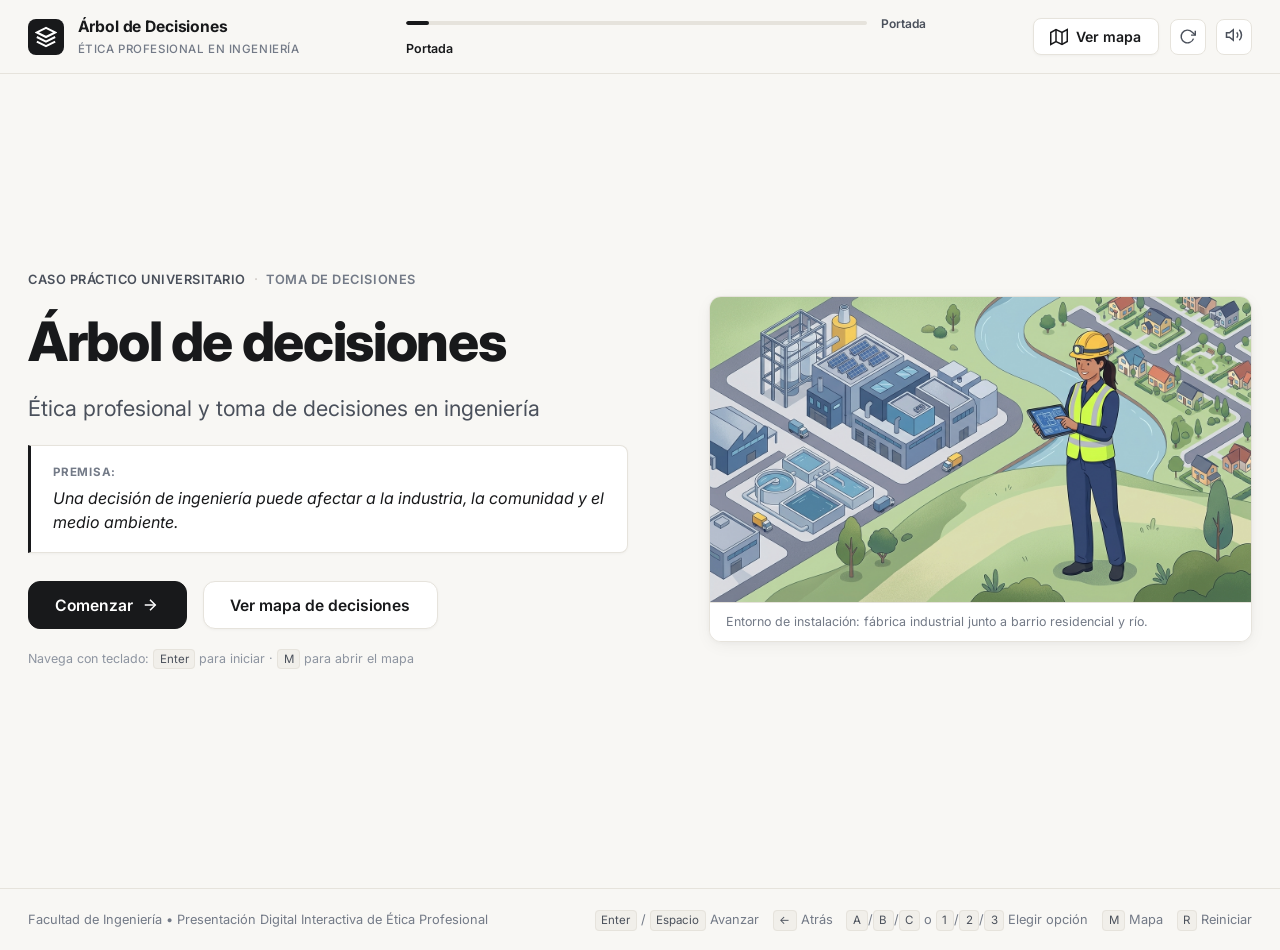
<file: index.html>
<!DOCTYPE html>
<html lang="es">
<head>
  <meta charset="UTF-8">
  <meta name="viewport" content="width=device-width, initial-scale=1.0">
  <title>Árbol de Decisiones : Ética Profesional en Ingeniería</title>
  <meta name="description" content="Simulador interactivo de toma de decisiones y consecuencias éticas en ingeniería industrial y ambiental.">
  
  <!-- Tipografía moderna e industrial -->
  <link rel="preconnect" href="https://fonts.googleapis.com">
  <link rel="preconnect" href="https://fonts.gstatic.com" crossorigin>
  <link href="https://fonts.googleapis.com/css2?family=Inter:wght@400;500;600;700;800;900&display=swap" rel="stylesheet">

  <!-- Estilos modulares -->
  <link rel="stylesheet" href="css/main.css">
  <link rel="stylesheet" href="css/components.css">
  <link rel="stylesheet" href="css/animations.css">
  <link rel="stylesheet" href="css/responsive.css">
</head>
<body>

  <!-- BARRA DE NAVEGACIÓN Y CONTROL SUPERIOR -->
  <header class="app-header" role="banner">
    <div class="header-container">
      
      <!-- Marca y Contexto Académico -->
      <div class="brand-section">
        <div class="brand-logo-badge" aria-hidden="true">
          <svg width="22" height="22" viewBox="0 0 24 24" fill="none" stroke="currentColor" stroke-width="2.2">
            <polygon points="12 2 2 7 12 12 22 7 12 2"></polygon>
            <polyline points="2 17 12 22 22 17"></polyline>
            <polyline points="2 12 12 17 22 12"></polyline>
          </svg>
        </div>
        <div class="brand-info">
          <span class="brand-title">Árbol de Decisiones </span>
          <span class="brand-tag">Ética Profesional en Ingeniería</span>
        </div>
      </div>

      <!-- Barra de Progreso y Migas de Pan -->
      <nav class="nav-center-section" aria-label="Progreso de la sesión">
        <div class="progress-track-wrapper">
          <div class="progress-track" role="progressbar" aria-valuemin="0" aria-valuemax="100" aria-valuenow="5">
            <div id="progress-fill" class="progress-fill-bar"></div>
          </div>
          <span id="progress-step-text" class="progress-step-label">Portada</span>
        </div>
        <div id="breadcrumbs-container" class="breadcrumbs-container" aria-label="Ruta de navegación">
          <!-- Generado dinámicamente -->
        </div>
      </nav>

      <!-- Botones de Acción Global -->
      <div class="header-actions">
        <!-- Botón Mapa de Decisiones -->
        <button id="btn-open-map" class="btn btn-map-highlight" aria-label="Ver mapa de decisiones interactivo (Atajo: tecla M)">
          <svg width="18" height="18" viewBox="0 0 24 24" fill="none" stroke="currentColor" stroke-width="2">
            <polygon points="1 6 1 22 8 18 16 22 23 18 23 2 16 6 8 2 1 6"></polygon>
            <line x1="8" y1="2" x2="8" y2="18"></line>
            <line x1="16" y1="6" x2="16" y2="22"></line>
          </svg>
          <span>Ver mapa</span>
        </button>

        <!-- Botón Atrás -->
        <button id="btn-nav-back" class="btn btn-secondary" style="display: none;" aria-label="Volver al paso anterior">
          <svg width="16" height="16" viewBox="0 0 24 24" fill="none" stroke="currentColor" stroke-width="2">
            <polyline points="15 18 9 12 15 6"></polyline>
          </svg>
          <span>Atrás</span>
        </button>

        <!-- Botón Reiniciar -->
        <button id="btn-nav-restart" class="btn btn-icon-only" aria-label="Reiniciar simulación (Atajo: tecla R)" title="Reiniciar simulación">
          <svg width="17" height="17" viewBox="0 0 24 24" fill="none" stroke="currentColor" stroke-width="2">
            <path d="M23 4v6h-6"></path>
            <path d="M20.49 15a9 9 0 1 1-2.12-9.36L23 10"></path>
          </svg>
        </button>

        <!-- Botón Silenciar / Activar Sonido -->
        <button id="btn-toggle-sound" class="btn btn-icon-only" aria-label="Alternar efectos de sonido" title="Efectos de sonido">
          <span class="sound-state-icon">
            <svg width="18" height="18" viewBox="0 0 24 24" fill="none" stroke="currentColor" stroke-width="2">
              <polygon points="11 5 6 9 2 9 2 15 6 15 11 19 11 5"></polygon>
              <path d="M19.07 4.93a10 10 0 0 1 0 14.14M15.54 8.46a5 5 0 0 1 0 7.07"></path>
            </svg>
          </span>
        </button>
      </div>

    </div>
  </header>

  <!-- CONTENEDOR PRINCIPAL DE PANTALLAS DINÁMICAS -->
  <main class="app-viewport">
    <div id="app-main" role="region" aria-live="polite">
      <!-- El contenido de Portada, Situación, Decisión o Consecuencia se renderiza aquí -->
    </div>
  </main>

  <!-- MODAL INTERACTIVO: MAPA GENERAL DEL ÁRBOL -->
  <div id="map-modal" class="modal-overlay" role="dialog" aria-modal="true" aria-labelledby="modal-map-title">
    <div class="modal-dialog">
      <div class="modal-header">
        <div class="modal-title-row">
          <svg width="22" height="22" viewBox="0 0 24 24" fill="none" stroke="currentColor" stroke-width="2" color="var(--primary-accent)">
            <polygon points="1 6 1 22 8 18 16 22 23 18 23 2 16 6 8 2 1 6"></polygon>
            <line x1="8" y1="2" x2="8" y2="18"></line>
            <line x1="16" y1="6" x2="16" y2="22"></line>
          </svg>
          <h2 id="modal-map-title" class="modal-title">Mapa General del Árbol de Decisiones</h2>
        </div>
        <button id="btn-close-map" class="btn-close-modal" aria-label="Cerrar mapa (Escape)">
          <svg width="20" height="20" viewBox="0 0 24 24" fill="none" stroke="currentColor" stroke-width="2">
            <line x1="18" y1="6" x2="6" y2="18"></line>
            <line x1="6" y1="6" x2="18" y2="18"></line>
          </svg>
        </button>
      </div>
      <div class="modal-body">
        <div id="modal-map-view"></div>
      </div>
    </div>
  </div>

  <!-- PIE DE PÁGINA ACADÉMICO -->
  <footer class="app-footer">
    <div class="footer-container">
      <div class="footer-academic-info">
        <span>Facultad de Ingeniería • Presentación Digital Interactiva de Ética Profesional</span>
      </div>
      <div class="footer-shortcuts" aria-label="Atajos de teclado">
        <span><kbd>Enter</kbd> / <kbd>Espacio</kbd> Avanzar</span>
        <span><kbd>←</kbd> Atrás</span>
        <span><kbd>A</kbd>/<kbd>B</kbd>/<kbd>C</kbd> o <kbd>1</kbd>/<kbd>2</kbd>/<kbd>3</kbd> Elegir opción</span>
        <span><kbd>M</kbd> Mapa</span>
        <span><kbd>R</kbd> Reiniciar</span>
      </div>
    </div>
  </footer>

  <!-- SCRIPTS MODULARES -->
  <script src="js/data.js"></script>
  <script src="js/audio.js"></script>
  <script src="js/tree-map.js"></script>
  <script src="js/app.js"></script>
</body>
</html>
</file>
<file: css/main.css>
/* ==========================================================================
   ÁRBOL DE DECISIONES 1: SISTEMA DE DISEÑO EDITORIAL Y ORGÁNICO
   Estética: Humana, limpia, serena, académica y natural
   ========================================================================== */

:root {
  /* Paleta Orgánica y Editorial */
  --bg-main: #f8f7f4;
  --bg-surface: #ffffff;
  --bg-subtle: #f1efea;
  --bg-card: #ffffff;
  --border-subtle: #e6e3dc;
  --border-hover: #d2ceca;
  --border-focus: #18191b;

  /* Tipografía y Jerarquía */
  --text-primary: #18191b;
  --text-secondary: #4a505b;
  --text-muted: #737a87;
  --text-caption: #8d94a0;
  --font-family: 'Inter', -apple-system, BlinkMacSystemFont, "Segoe UI", Roboto, sans-serif;

  /* Tonos Muted Naturales para Rutas */
  --tint-env: #1b4332;
  --tint-env-bg: #eef5f1;
  --tint-env-border: #b7d5c3;

  --tint-safety: #991b1b;
  --tint-safety-bg: #fdf2f2;
  --tint-safety-border: #f8b4b4;

  --tint-elec: #3730a3;
  --tint-elec-bg: #eef2ff;
  --tint-elec-border: #c7d2fe;

  --tint-damage: #9a3412;
  --tint-damage-bg: #fff7ed;
  --tint-damage-border: #fed7aa;

  --tint-diligence: #854d0e;
  --tint-diligence-bg: #fefce8;
  --tint-diligence-border: #fef08a;

  /* Sombras Naturales y Difusas (Orgánicas, no sintéticas) */
  --shadow-subtle: 0 1px 3px rgba(24, 25, 27, 0.04);
  --shadow-card: 0 4px 18px -2px rgba(24, 25, 27, 0.06), 0 1px 4px rgba(24, 25, 27, 0.03);
  --shadow-hover: 0 10px 28px -4px rgba(24, 25, 27, 0.1), 0 2px 8px rgba(24, 25, 27, 0.04);
  --shadow-modal: 0 24px 60px -12px rgba(24, 25, 27, 0.25);

  /* Radios Cómodos y Suaves */
  --radius-xs: 4px;
  --radius-sm: 8px;
  --radius-md: 12px;
  --radius-lg: 18px;
  --radius-xl: 24px;
}

/* Reset y Base */
*, *::before, *::after {
  box-sizing: border-box;
  margin: 0;
  padding: 0;
}

body {
  font-family: var(--font-family);
  background-color: var(--bg-main);
  color: var(--text-primary);
  min-height: 100vh;
  line-height: 1.65;
  display: flex;
  flex-direction: column;
  overflow-x: hidden;
  -webkit-font-smoothing: antialiased;
}

body.modal-open {
  overflow: hidden;
}

/* Barra Superior Minimalista */
.app-header {
  position: sticky;
  top: 0;
  z-index: 50;
  background: rgba(248, 247, 244, 0.94);
  backdrop-filter: blur(12px);
  -webkit-backdrop-filter: blur(12px);
  border-bottom: 1px solid var(--border-subtle);
  padding: 0.85rem 1.75rem;
}

.header-container {
  max-width: 1360px;
  margin: 0 auto;
  display: flex;
  align-items: center;
  justify-content: space-between;
  gap: 1.75rem;
}

.brand-section {
  display: flex;
  align-items: center;
  gap: 0.85rem;
}

.brand-logo-badge {
  width: 36px;
  height: 36px;
  border-radius: var(--radius-sm);
  background: var(--text-primary);
  display: flex;
  align-items: center;
  justify-content: center;
  color: #fff;
}

.brand-info {
  display: flex;
  flex-direction: column;
}

.brand-title {
  font-size: 0.98rem;
  font-weight: 700;
  color: var(--text-primary);
  letter-spacing: -0.01em;
}

.brand-tag {
  font-size: 0.72rem;
  font-weight: 500;
  color: var(--text-muted);
  text-transform: uppercase;
  letter-spacing: 0.05em;
}

/* Navegación y Progreso */
.nav-center-section {
  flex: 1;
  max-width: 520px;
  display: flex;
  flex-direction: column;
  gap: 0.35rem;
}

.progress-track-wrapper {
  display: flex;
  align-items: center;
  gap: 0.85rem;
}

.progress-track {
  flex: 1;
  height: 4px;
  background: var(--border-subtle);
  border-radius: 999px;
  overflow: hidden;
}

.progress-fill-bar {
  height: 100%;
  width: 5%;
  background: var(--text-primary);
  border-radius: 999px;
  transition: width 0.4s cubic-bezier(0.2, 0.8, 0.2, 1);
}

.progress-step-label {
  font-size: 0.75rem;
  font-weight: 600;
  color: var(--text-secondary);
  white-space: nowrap;
}

.breadcrumbs-container {
  display: flex;
  align-items: center;
  gap: 0.4rem;
  font-size: 0.78rem;
  color: var(--text-muted);
  overflow-x: auto;
  white-space: nowrap;
}

.breadcrumb-btn {
  background: none;
  border: none;
  color: var(--text-secondary);
  cursor: pointer;
  font-size: inherit;
  font-family: inherit;
  padding: 0;
  font-weight: 500;
}

.breadcrumb-btn:hover {
  color: var(--text-primary);
  text-decoration: underline;
}

.breadcrumb-sep {
  color: var(--border-hover);
}

.breadcrumb-item.current {
  color: var(--text-primary);
  font-weight: 600;
}

/* Acciones de Cabecera */
.header-actions {
  display: flex;
  align-items: center;
  gap: 0.65rem;
}

/* Botones Sobrios y Humanizados */
.btn {
  display: inline-flex;
  align-items: center;
  justify-content: center;
  gap: 0.5rem;
  font-family: inherit;
  font-size: 0.88rem;
  font-weight: 600;
  border-radius: var(--radius-sm);
  padding: 0.55rem 1.05rem;
  cursor: pointer;
  transition: all 0.2s ease;
  text-decoration: none;
  border: 1px solid transparent;
  outline: none;
  user-select: none;
}

.btn:focus-visible {
  box-shadow: 0 0 0 2px var(--bg-main), 0 0 0 4px var(--text-primary);
}

.btn-primary {
  background: var(--text-primary);
  color: #fff;
  border-color: var(--text-primary);
}

.btn-primary:hover {
  background: #2b2e35;
  border-color: #2b2e35;
  transform: translateY(-1px);
}

.btn-secondary {
  background: var(--bg-surface);
  color: var(--text-primary);
  border-color: var(--border-subtle);
  box-shadow: var(--shadow-subtle);
}

.btn-secondary:hover {
  background: var(--bg-subtle);
  border-color: var(--border-hover);
  transform: translateY(-1px);
}

.btn-ghost {
  background: transparent;
  color: var(--text-secondary);
  border: 1px solid var(--border-subtle);
}

.btn-ghost:hover {
  background: var(--bg-surface);
  color: var(--text-primary);
  border-color: var(--border-hover);
}

.btn-map-highlight {
  background: var(--bg-surface);
  border: 1px solid var(--border-subtle);
  color: var(--text-primary);
  font-weight: 600;
  box-shadow: var(--shadow-subtle);
}

.btn-map-highlight:hover {
  background: var(--bg-subtle);
  border-color: var(--text-primary);
}

.btn-icon-only {
  width: 36px;
  height: 36px;
  padding: 0;
  border-radius: var(--radius-sm);
  background: var(--bg-surface);
  border: 1px solid var(--border-subtle);
  color: var(--text-secondary);
}

.btn-icon-only:hover {
  color: var(--text-primary);
  background: var(--bg-subtle);
}

.btn-xl {
  padding: 0.85rem 1.65rem;
  font-size: 0.98rem;
  border-radius: var(--radius-md);
}

/* Contenedor Principal */
.app-viewport {
  flex: 1;
  max-width: 1360px;
  width: 100%;
  margin: 0 auto;
  padding: 2.5rem 1.75rem 4rem;
  display: flex;
  flex-direction: column;
}

#app-main {
  flex: 1;
  display: flex;
  flex-direction: column;
}

/* Pie de Página */
.app-footer {
  border-top: 1px solid var(--border-subtle);
  background: var(--bg-main);
  padding: 1.25rem 1.75rem;
  font-size: 0.8rem;
  color: var(--text-muted);
}

.footer-container {
  max-width: 1360px;
  margin: 0 auto;
  display: flex;
  align-items: center;
  justify-content: space-between;
  gap: 1rem;
  flex-wrap: wrap;
}

.footer-shortcuts {
  display: flex;
  gap: 0.85rem;
}

kbd {
  background: var(--bg-subtle);
  border: 1px solid var(--border-subtle);
  border-radius: 4px;
  padding: 0.15rem 0.35rem;
  font-size: 0.72rem;
  font-family: inherit;
  color: var(--text-secondary);
}
</file>
<file: css/components.css>
/* ==========================================================================
   ÁRBOL DE DECISIONES 1: COMPONENTES EDITORIALES Y HUMANOS
   ========================================================================== */

/* Figuras e Imágenes Editoriales */
.editorial-figure {
  position: relative;
  border-radius: var(--radius-md);
  overflow: hidden;
  background: var(--bg-surface);
  border: 1px solid var(--border-subtle);
  box-shadow: var(--shadow-card);
}

.editorial-img {
  width: 100%;
  aspect-ratio: 16 / 9;
  object-fit: cover;
  display: block;
}

.editorial-figcaption {
  padding: 0.65rem 1rem;
  font-size: 0.78rem;
  color: var(--text-muted);
  background: var(--bg-surface);
  border-top: 1px solid var(--border-subtle);
  line-height: 1.4;
}

/* ==========================================================================
   PANTALLA 1: PORTADA
   ========================================================================== */
.screen-cover {
  display: flex;
  align-items: center;
  min-height: calc(100vh - 190px);
}

.cover-hero-grid {
  display: grid;
  grid-template-columns: 1.15fr 1fr;
  gap: 3.5rem;
  align-items: center;
  width: 100%;
}

.cover-text-panel {
  display: flex;
  flex-direction: column;
  gap: 1.25rem;
  max-width: 600px;
}

.meta-label-group {
  display: flex;
  align-items: center;
  gap: 0.5rem;
  font-size: 0.8rem;
  font-weight: 600;
  color: var(--text-muted);
  text-transform: uppercase;
  letter-spacing: 0.04em;
}

.meta-tag {
  color: var(--text-secondary);
}

.meta-dot {
  color: var(--border-hover);
}

.cover-main-title {
  font-size: clamp(2.4rem, 4.5vw, 3.4rem);
  font-weight: 800;
  line-height: 1.15;
  letter-spacing: -0.025em;
  color: var(--text-primary);
}

.cover-subtitle {
  font-size: clamp(1.1rem, 2vw, 1.35rem);
  color: var(--text-secondary);
  font-weight: 400;
  line-height: 1.5;
}

.editorial-premise {
  background: var(--bg-surface);
  border-left: 3px solid var(--text-primary);
  border-radius: 0 var(--radius-sm) var(--radius-sm) 0;
  padding: 1.1rem 1.4rem;
  box-shadow: var(--shadow-subtle);
  border-top: 1px solid var(--border-subtle);
  border-right: 1px solid var(--border-subtle);
  border-bottom: 1px solid var(--border-subtle);
}

.editorial-premise-label {
  display: block;
  font-size: 0.72rem;
  text-transform: uppercase;
  letter-spacing: 0.06em;
  font-weight: 700;
  color: var(--text-muted);
  margin-bottom: 0.25rem;
}

.editorial-premise-text {
  font-size: 1rem;
  color: var(--text-primary);
  font-style: italic;
  line-height: 1.5;
}

.cover-actions-row {
  display: flex;
  gap: 1rem;
  align-items: center;
  flex-wrap: wrap;
  margin-top: 0.5rem;
}

.keyboard-helper {
  font-size: 0.78rem;
  color: var(--text-caption);
}

/* ==========================================================================
   PANTALLA 2: SITUACIÓN INICIAL
   ========================================================================== */
.section-intro {
  margin-bottom: 2rem;
}

.section-kicker {
  display: inline-block;
  font-size: 0.75rem;
  font-weight: 700;
  text-transform: uppercase;
  letter-spacing: 0.06em;
  color: var(--text-muted);
  margin-bottom: 0.35rem;
}

.situation-title {
  font-size: clamp(1.8rem, 3.2vw, 2.3rem);
  font-weight: 800;
  color: var(--text-primary);
  letter-spacing: -0.02em;
}

.situation-layout-grid {
  display: grid;
  grid-template-columns: 1.1fr 1.25fr;
  gap: 2.75rem;
  align-items: start;
}

/* Narrativa Principal */
.narrative-article {
  background: var(--bg-surface);
  border: 1px solid var(--border-subtle);
  border-radius: var(--radius-md);
  overflow: hidden;
  box-shadow: var(--shadow-card);
}

.narrative-figure {
  width: 100%;
}

.narrative-copy {
  padding: 1.75rem 2rem;
}

.narrative-paragraph {
  font-size: 1.08rem;
  line-height: 1.75;
  color: var(--text-primary);
}

/* Opciones de Decisión */
.decision-aside {
  display: flex;
  flex-direction: column;
  gap: 1rem;
}

.decision-lead-text {
  font-size: 0.9rem;
  font-weight: 600;
  color: var(--text-secondary);
}

.options-stack {
  display: flex;
  flex-direction: column;
  gap: 1rem;
}

.option-decision-card {
  display: grid;
  grid-template-columns: 130px 1fr;
  background: var(--bg-surface);
  border: 1px solid var(--border-subtle);
  border-radius: var(--radius-md);
  overflow: hidden;
  cursor: pointer;
  transition: all 0.25s ease;
  box-shadow: var(--shadow-subtle);
  outline: none;
}

.option-decision-card:hover,
.option-decision-card:focus-visible {
  border-color: var(--border-focus);
  box-shadow: var(--shadow-hover);
  transform: translateY(-2px);
}

.card-thumb-wrap {
  position: relative;
  height: 100%;
  background: var(--bg-subtle);
}

.card-thumb {
  width: 100%;
  height: 100%;
  object-fit: cover;
}

.letter-marker {
  position: absolute;
  top: 0.65rem;
  left: 0.65rem;
  width: 26px;
  height: 26px;
  border-radius: 4px;
  background: rgba(24, 25, 27, 0.85);
  color: #fff;
  font-size: 0.85rem;
  font-weight: 700;
  display: flex;
  align-items: center;
  justify-content: center;
}

.card-info {
  padding: 1.25rem 1.4rem;
  display: flex;
  flex-direction: column;
  justify-content: center;
  gap: 0.4rem;
}

.card-headline {
  display: flex;
  align-items: center;
  justify-content: space-between;
  gap: 0.75rem;
}

.card-name {
  font-size: 1.1rem;
  font-weight: 700;
  color: var(--text-primary);
}

.category-indicator {
  font-size: 0.72rem;
  font-weight: 600;
  color: var(--text-muted);
  background: var(--bg-subtle);
  padding: 0.2rem 0.55rem;
  border-radius: var(--radius-xs);
}

.card-summary {
  font-size: 0.92rem;
  color: var(--text-secondary);
  line-height: 1.45;
}

.card-action-bar {
  display: flex;
  align-items: center;
  justify-content: space-between;
  margin-top: 0.4rem;
}

.card-action-link {
  font-size: 0.82rem;
  font-weight: 600;
  color: var(--text-primary);
}

.option-decision-card:hover .card-action-link {
  text-decoration: underline;
}

.key-shortcut {
  font-size: 0.68rem;
  opacity: 0.7;
}

/* ==========================================================================
   BIFURCACIÓN DE DECISIÓN (OPCIÓN A & OPCIÓN C)
   ========================================================================== */
.subquestion-headline {
  font-size: clamp(1.4rem, 2.5vw, 1.85rem);
  font-weight: 800;
  color: var(--text-primary);
  line-height: 1.35;
  margin-top: 0.25rem;
}

.branch-layout-grid {
  display: grid;
  grid-template-columns: 1fr 1.25fr;
  gap: 2.75rem;
  align-items: start;
}

.dilemma-summary-col {
  display: flex;
  flex-direction: column;
  gap: 1.25rem;
}

.editorial-quote-card {
  background: var(--bg-surface);
  border: 1px solid var(--border-subtle);
  border-radius: var(--radius-md);
  padding: 1.5rem;
  box-shadow: var(--shadow-subtle);
}

.dilemma-exact-body {
  font-size: 1.05rem;
  line-height: 1.65;
  color: var(--text-primary);
  margin-bottom: 1rem;
}

.concept-note {
  border-top: 1px solid var(--border-subtle);
  padding-top: 0.85rem;
}

.concept-note-label {
  display: block;
  font-size: 0.7rem;
  text-transform: uppercase;
  letter-spacing: 0.05em;
  font-weight: 700;
  color: var(--text-muted);
  margin-bottom: 0.2rem;
}

.concept-note-text {
  font-size: 0.92rem;
  color: var(--text-secondary);
  font-style: italic;
}

.choices-stack {
  display: flex;
  flex-direction: column;
  gap: 1.15rem;
}

.sub-option-card {
  display: grid;
  grid-template-columns: 120px 1fr;
  background: var(--bg-surface);
  border: 1px solid var(--border-subtle);
  border-radius: var(--radius-md);
  overflow: hidden;
  cursor: pointer;
  transition: all 0.25s ease;
  box-shadow: var(--shadow-subtle);
  outline: none;
}

.sub-option-card:hover,
.sub-option-card:focus-visible {
  border-color: var(--border-focus);
  box-shadow: var(--shadow-hover);
  transform: translateY(-2px);
}

.sub-card-media-col {
  position: relative;
  height: 100%;
  background: var(--bg-subtle);
}

.sub-thumb-img {
  width: 100%;
  height: 100%;
  object-fit: cover;
}

.sub-key-mark {
  position: absolute;
  top: 0.6rem;
  left: 0.6rem;
  width: 26px;
  height: 26px;
  border-radius: 4px;
  background: rgba(24, 25, 27, 0.85);
  color: #fff;
  font-size: 0.8rem;
  font-weight: 700;
  display: flex;
  align-items: center;
  justify-content: center;
}

.sub-card-content-col {
  padding: 1.25rem 1.5rem;
  display: flex;
  flex-direction: column;
  gap: 0.65rem;
}

.target-route-label {
  font-size: 0.75rem;
  font-weight: 700;
  text-transform: uppercase;
  letter-spacing: 0.04em;
  color: var(--text-muted);
}

.sub-exact-paragraph {
  font-size: 1.02rem;
  line-height: 1.6;
  color: var(--text-primary);
}

.sub-action-footer {
  display: flex;
  align-items: center;
  justify-content: space-between;
  margin-top: 0.35rem;
}

.sub-action-text {
  font-size: 0.82rem;
  font-weight: 600;
  color: var(--text-primary);
}

.sub-option-card:hover .sub-action-text {
  text-decoration: underline;
}

/* ==========================================================================
   OPCIÓN B: RUTA DIRECTA
   ========================================================================== */
.direct-b-layout {
  display: grid;
  grid-template-columns: 1fr 1.15fr;
  gap: 2.5rem;
  align-items: stretch;
}

.two-part-card {
  background: var(--bg-surface);
  border: 1px solid var(--border-subtle);
  border-radius: var(--radius-md);
  overflow: hidden;
  box-shadow: var(--shadow-card);
  display: flex;
  flex-direction: column;
}

.outcome-card {
  border-top: 3px solid var(--tint-elec);
}

.card-part-header {
  padding: 1.1rem 1.5rem;
  border-bottom: 1px solid var(--border-subtle);
  display: flex;
  align-items: center;
  justify-content: space-between;
}

.part-index {
  font-size: 0.72rem;
  font-weight: 700;
  text-transform: uppercase;
  letter-spacing: 0.06em;
  color: var(--text-muted);
}

.part-title {
  font-size: 1.08rem;
  font-weight: 700;
  color: var(--text-primary);
}

.card-part-figure {
  width: 100%;
}

.card-part-content {
  padding: 1.5rem;
  flex: 1;
  display: flex;
  flex-direction: column;
  gap: 1.25rem;
}

.exact-prose {
  font-size: 1.02rem;
  line-height: 1.65;
  color: var(--text-primary);
}

.consequence-prose-wrap {
  background: var(--tint-elec-bg);
  border: 1px solid var(--tint-elec-border);
  border-radius: var(--radius-sm);
  padding: 1.25rem;
}

.consequence-prose {
  font-size: 1.05rem;
  line-height: 1.65;
  color: var(--text-primary);
  font-weight: 500;
}

.reflection-box {
  background: var(--bg-subtle);
  border-radius: var(--radius-sm);
  padding: 1.25rem;
  border-left: 3px solid var(--text-primary);
}

.reflection-label {
  display: block;
  font-size: 0.72rem;
  text-transform: uppercase;
  letter-spacing: 0.05em;
  font-weight: 700;
  color: var(--text-muted);
  margin-bottom: 0.35rem;
}

.reflection-text {
  font-size: 0.92rem;
  color: var(--text-secondary);
  line-height: 1.6;
}

.consequence-nav-footer {
  display: flex;
  align-items: center;
  justify-content: space-between;
  margin-top: 2.5rem;
  padding-top: 1.5rem;
  border-top: 1px solid var(--border-subtle);
  flex-wrap: wrap;
  gap: 1rem;
}

.nav-cluster-left,
.nav-cluster-right {
  display: flex;
  align-items: center;
  gap: 0.75rem;
  flex-wrap: wrap;
}

/* ==========================================================================
   PANTALLA DE CONSECUENCIA FINAL
   ========================================================================== */
.route-headline {
  font-size: clamp(1.5rem, 2.8vw, 2.1rem);
  font-weight: 800;
  color: var(--text-primary);
  letter-spacing: -0.02em;
  margin-top: 0.25rem;
}

.consequence-layout-grid {
  display: grid;
  grid-template-columns: 1fr 1.2fr;
  gap: 3rem;
  align-items: start;
}

.consequence-visual-col {
  display: flex;
  flex-direction: column;
  gap: 1.25rem;
}

.prior-decision-note {
  background: var(--bg-surface);
  border: 1px solid var(--border-subtle);
  border-radius: var(--radius-sm);
  padding: 1.15rem 1.4rem;
}

.prior-decision-label {
  display: block;
  font-size: 0.72rem;
  text-transform: uppercase;
  letter-spacing: 0.05em;
  color: var(--text-muted);
  font-weight: 700;
  margin-bottom: 0.35rem;
}

.prior-decision-text {
  font-size: 0.94rem;
  color: var(--text-secondary);
  line-height: 1.5;
}

.consequence-text-col {
  display: flex;
  flex-direction: column;
  gap: 1.5rem;
}

.consequence-narrative-card {
  background: var(--bg-surface);
  border: 1px solid var(--border-subtle);
  border-radius: var(--radius-md);
  padding: 1.75rem;
  box-shadow: var(--shadow-card);
}

/* Bordes sutiles según la naturaleza de la ruta */
.route-environmental .consequence-narrative-card { border-left: 4px solid var(--tint-env); }
.route-safety .consequence-narrative-card        { border-left: 4px solid var(--tint-safety); }
.route-avoidable-damage .consequence-narrative-card { border-left: 4px solid var(--tint-damage); }
.route-diligence .consequence-narrative-card     { border-left: 4px solid var(--tint-diligence); }

.consequence-label {
  font-size: 1.15rem;
  font-weight: 700;
  color: var(--text-primary);
  margin-bottom: 0.75rem;
}

.consequence-body-text {
  font-size: 1.08rem;
  line-height: 1.7;
  color: var(--text-primary);
}

.concept-callout {
  background: var(--bg-surface);
  border: 1px solid var(--border-subtle);
  border-radius: var(--radius-sm);
  padding: 1rem 1.25rem;
}

.callout-label {
  display: block;
  font-size: 0.7rem;
  text-transform: uppercase;
  letter-spacing: 0.05em;
  font-weight: 700;
  color: var(--text-muted);
  margin-bottom: 0.2rem;
}

.callout-text {
  font-size: 0.95rem;
  color: var(--text-secondary);
  font-style: italic;
}

.consequence-button-row {
  display: flex;
  align-items: center;
  gap: 0.75rem;
  flex-wrap: wrap;
  margin-top: 0.5rem;
}

.screen-bottom-bar {
  display: flex;
  align-items: center;
  gap: 1rem;
  margin-top: 2.5rem;
  padding-top: 1.5rem;
  border-top: 1px solid var(--border-subtle);
}

/* ==========================================================================
   MODAL: MAPA DEL ÁRBOL
   ========================================================================== */
.modal-overlay {
  position: fixed;
  inset: 0;
  z-index: 100;
  background: rgba(24, 25, 27, 0.45);
  backdrop-filter: blur(8px);
  -webkit-backdrop-filter: blur(8px);
  display: flex;
  align-items: center;
  justify-content: center;
  padding: 1.5rem;
  opacity: 0;
  pointer-events: none;
  transition: opacity 0.25s ease;
}

.modal-overlay.active {
  opacity: 1;
  pointer-events: auto;
}

.modal-dialog {
  background: var(--bg-main);
  border: 1px solid var(--border-subtle);
  border-radius: var(--radius-lg);
  width: 100%;
  max-width: 1100px;
  max-height: 90vh;
  display: flex;
  flex-direction: column;
  overflow: hidden;
  box-shadow: var(--shadow-modal);
}

.modal-header {
  padding: 1.15rem 1.75rem;
  border-bottom: 1px solid var(--border-subtle);
  display: flex;
  align-items: center;
  justify-content: space-between;
  background: var(--bg-surface);
}

.modal-title-row {
  display: flex;
  align-items: center;
  gap: 0.65rem;
}

.modal-title {
  font-size: 1.15rem;
  font-weight: 700;
  color: var(--text-primary);
}

.btn-close-modal {
  width: 32px;
  height: 32px;
  border-radius: 50%;
  background: transparent;
  border: 1px solid var(--border-subtle);
  color: var(--text-muted);
  display: flex;
  align-items: center;
  justify-content: center;
  cursor: pointer;
  transition: all 0.2s;
}

.btn-close-modal:hover {
  background: var(--bg-subtle);
  color: var(--text-primary);
}

.modal-body {
  padding: 1.75rem;
  overflow-y: auto;
  flex: 1;
}

/* Contenido del Diagrama */
.tree-map-content {
  display: flex;
  flex-direction: column;
  gap: 1.75rem;
}

.tree-map-header {
  text-align: center;
  max-width: 600px;
  margin: 0 auto;
}

.tree-map-kicker {
  font-size: 0.72rem;
  font-weight: 700;
  text-transform: uppercase;
  letter-spacing: 0.05em;
  color: var(--text-muted);
}

.tree-map-title {
  font-size: 1.35rem;
  font-weight: 800;
  color: var(--text-primary);
  margin: 0.25rem 0 0.4rem;
}

.tree-map-instructions {
  font-size: 0.88rem;
  color: var(--text-secondary);
}

.tree-map-visual-container {
  display: grid;
  grid-template-columns: 280px 1fr;
  gap: 1.75rem;
  align-items: start;
}

.tree-concept-card {
  border-radius: var(--radius-sm);
  overflow: hidden;
  background: var(--bg-surface);
  border: 1px solid var(--border-subtle);
}

.tree-concept-figure {
  width: 100%;
}

.tree-concept-img {
  width: 100%;
  aspect-ratio: 16 / 9;
  object-fit: cover;
  display: block;
}

.tree-concept-caption {
  padding: 0.55rem 0.75rem;
  font-size: 0.75rem;
  color: var(--text-muted);
  text-align: center;
  background: var(--bg-surface);
  border-top: 1px solid var(--border-subtle);
}

/* Flowchart Arquitectónico */
.tree-flowchart {
  display: flex;
  flex-direction: column;
  align-items: center;
  gap: 0.75rem;
  padding: 1.5rem;
  background: var(--bg-surface);
  border-radius: var(--radius-md);
  border: 1px solid var(--border-subtle);
}

.tree-node-level {
  display: flex;
  justify-content: center;
  width: 100%;
}

.tree-node {
  display: flex;
  align-items: center;
  gap: 0.75rem;
  background: var(--bg-main);
  border: 1px solid var(--border-subtle);
  border-radius: var(--radius-sm);
  padding: 0.65rem 1.15rem;
  cursor: pointer;
  transition: all 0.2s ease;
  position: relative;
  user-select: none;
}

.tree-node:hover,
.tree-node:focus-visible {
  border-color: var(--border-focus);
  background: #fff;
  transform: translateY(-1px);
}

.node-marker {
  width: 24px;
  height: 24px;
  border-radius: 4px;
  background: var(--text-primary);
  color: #fff;
  font-size: 0.75rem;
  font-weight: 700;
  display: flex;
  align-items: center;
  justify-content: center;
}

.node-content {
  display: flex;
  flex-direction: column;
}

.node-tag {
  font-size: 0.65rem;
  font-weight: 700;
  color: var(--text-muted);
  text-transform: uppercase;
}

.node-name {
  font-size: 0.88rem;
  color: var(--text-primary);
}

.current-badge {
  position: absolute;
  top: -8px;
  right: 10px;
  background: var(--text-primary);
  color: #fff;
  font-size: 0.62rem;
  font-weight: 700;
  text-transform: uppercase;
  padding: 0.12rem 0.45rem;
  border-radius: 999px;
}

.tree-node.is-current,
.tree-leaf-node.is-current {
  border-color: var(--text-primary) !important;
  box-shadow: 0 0 0 1px var(--text-primary) !important;
  background: #fff !important;
}

/* Conectores */
.tree-branches-connector {
  display: flex;
  flex-direction: column;
  align-items: center;
  width: 80%;
  height: 20px;
  position: relative;
}

.connector-line-vert {
  width: 1px;
  height: 10px;
  background: var(--border-hover);
}

.connector-line-horiz {
  width: 100%;
  height: 1px;
  background: var(--border-hover);
}

.tree-node-branches-row {
  display: grid;
  grid-template-columns: repeat(3, 1fr);
  gap: 1.25rem;
  width: 100%;
}

.tree-branch-col {
  display: flex;
  flex-direction: column;
  align-items: center;
  gap: 0.65rem;
}

.sub-branch-connector {
  display: flex;
  flex-direction: column;
  align-items: center;
  width: 80%;
  height: 16px;
}

.connector-line-vert-sm {
  width: 1px;
  height: 8px;
  background: var(--border-hover);
}

.connector-line-horiz-sm {
  width: 100%;
  height: 1px;
  background: var(--border-hover);
}

.connector-line-vert-md {
  width: 1px;
  height: 16px;
  background: var(--border-hover);
}

.sub-routes-grid {
  display: flex;
  flex-direction: column;
  gap: 0.65rem;
  width: 100%;
}

.tree-leaf-node {
  background: var(--bg-main);
  border: 1px solid var(--border-subtle);
  border-radius: var(--radius-sm);
  padding: 0.75rem 0.85rem;
  display: flex;
  gap: 0.65rem;
  align-items: flex-start;
  cursor: pointer;
  transition: all 0.2s ease;
  position: relative;
}

.tree-leaf-node:hover,
.tree-leaf-node:focus-visible {
  border-color: var(--border-focus);
  background: #fff;
  transform: translateY(-1px);
}

.leaf-marker {
  width: 22px;
  height: 22px;
  border-radius: 4px;
  background: var(--bg-subtle);
  border: 1px solid var(--border-subtle);
  color: var(--text-primary);
  font-size: 0.72rem;
  font-weight: 700;
  display: flex;
  align-items: center;
  justify-content: center;
  flex-shrink: 0;
}

.leaf-content {
  display: flex;
  flex-direction: column;
  gap: 0.15rem;
}

.leaf-name {
  font-size: 0.8rem;
  color: var(--text-primary);
  font-weight: 700;
  line-height: 1.25;
}

.leaf-desc {
  font-size: 0.72rem;
  color: var(--text-muted);
}

.tree-map-footer {
  display: flex;
  align-items: center;
  justify-content: center;
  border-top: 1px solid var(--border-subtle);
  padding-top: 1rem;
  font-size: 0.8rem;
}

.tree-legend {
  display: flex;
  align-items: center;
  gap: 1.5rem;
}

.legend-item {
  display: flex;
  align-items: center;
  gap: 0.4rem;
  color: var(--text-muted);
}

.legend-color {
  width: 8px;
  height: 8px;
  border-radius: 50%;
}

.legend-current { background: var(--text-primary); }
.legend-visited { background: #059669; }
.legend-unvisited { background: var(--border-hover); }
</file>
<file: css/animations.css>
/* ==========================================================================
   ÁRBOL DE DECISIONES 1: TRANSICIONES EDITORIALES SUTILES
   ========================================================================== */

/* Entrada Suave de Diapositiva */
.fade-enter-active {
  animation: gentleFadeIn 0.28s ease-out forwards;
}

@keyframes gentleFadeIn {
  from {
    opacity: 0;
    transform: translateY(6px);
  }
  to {
    opacity: 1;
    transform: translateY(0);
  }
}

/* Reducción de Movimiento */
@media (prefers-reduced-motion: reduce) {
  *, *::before, *::after {
    animation-duration: 0.01ms !important;
    animation-iteration-count: 1 !important;
    transition-duration: 0.01ms !important;
    scroll-behavior: auto !important;
  }
}
</file>
<file: css/responsive.css>
/* ==========================================================================
   ÁRBOL DE DECISIONES 1: DISEÑO RESPONSIVE Y ACCESIBILIDAD
   ========================================================================== */

/* Laptops y Pantallas Medianas (<= 1200px) */
@media (max-width: 1200px) {
  .cover-hero-grid {
    gap: 2.5rem;
  }

  .situation-layout-grid,
  .branch-layout-grid,
  .consequence-layout-grid,
  .direct-b-layout {
    grid-template-columns: 1fr;
    gap: 2rem;
  }

  .tree-map-visual-container {
    grid-template-columns: 1fr;
  }

  .tree-concept-card {
    max-width: 480px;
    margin: 0 auto;
  }
}

/* Tablets (<= 992px) */
@media (max-width: 992px) {
  .app-header {
    padding: 0.75rem 1rem;
  }

  .header-container {
    flex-wrap: wrap;
  }

  .nav-center-section {
    order: 3;
    max-width: 100%;
    width: 100%;
    margin-top: 0.25rem;
  }

  .cover-hero-grid {
    grid-template-columns: 1fr;
  }

  .cover-media-panel {
    order: -1;
    max-width: 580px;
    margin: 0 auto;
    width: 100%;
  }

  .tree-node-branches-row {
    grid-template-columns: 1fr;
    gap: 1.5rem;
  }

  .tree-branches-connector {
    display: none;
  }

  .consequence-button-row {
    flex-direction: column;
    align-items: stretch;
  }

  .consequence-button-row .btn {
    width: 100%;
  }
}

/* Móviles (<= 640px) */
@media (max-width: 640px) {
  .app-viewport {
    padding: 1.5rem 1rem 3rem;
  }

  .option-decision-card {
    grid-template-columns: 1fr;
  }

  .card-thumb-wrap {
    height: 160px;
  }

  .sub-option-card {
    grid-template-columns: 1fr;
  }

  .sub-card-media-col {
    height: 150px;
  }

  .cover-actions-row {
    flex-direction: column;
    width: 100%;
  }

  .cover-actions-row .btn {
    width: 100%;
  }

  .consequence-nav-footer {
    flex-direction: column;
    align-items: stretch;
  }

  .nav-cluster-left,
  .nav-cluster-right {
    width: 100%;
    flex-direction: column;
  }

  .nav-cluster-left .btn,
  .nav-cluster-right .btn {
    width: 100%;
  }

  .modal-dialog {
    max-height: 95vh;
  }

  .modal-header {
    padding: 1rem;
  }

  .modal-body {
    padding: 1rem;
  }

  .footer-container {
    flex-direction: column;
    text-align: center;
    gap: 0.75rem;
  }

  .footer-shortcuts {
    display: none;
  }
}
</file>
